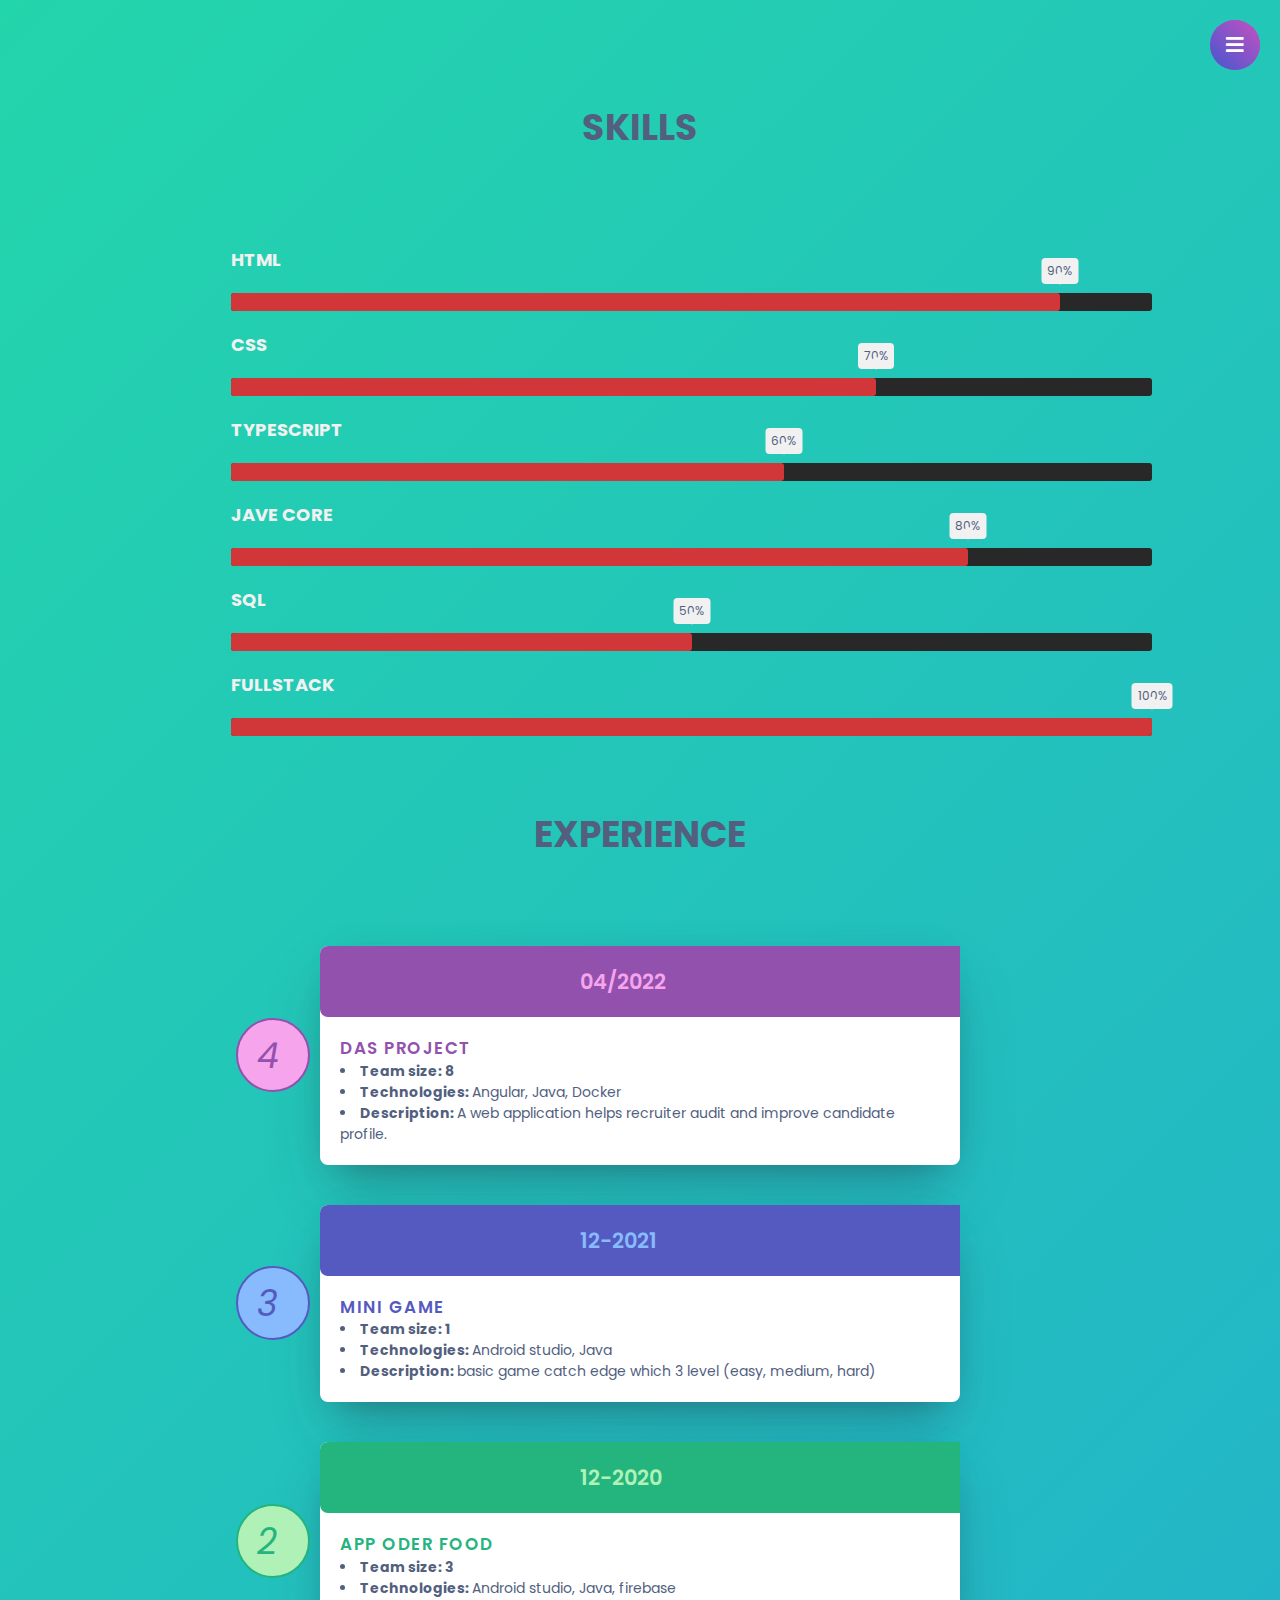
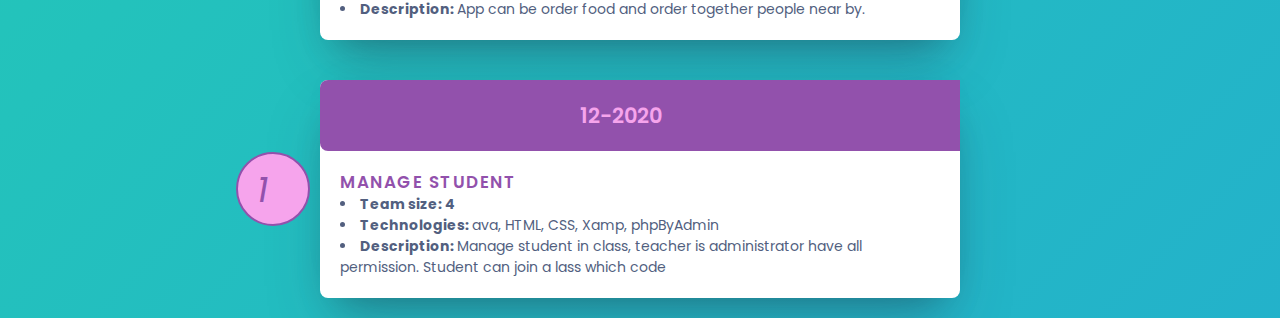
<file: experience.html>
<html lang="en" dir="ltr">

<head>
  <meta charset="UTF-8" />
  <title>Animated Background</title>
  <link rel="stylesheet" type="text/css" href="experience.css" />
  <link rel="stylesheet" href="https://cdnjs.cloudflare.com/ajax/libs/font-awesome/5.15.3/css/all.min.css" />
</head>

<body>
  <section>
    <input type="checkbox" id="active" />
    <label for="active" class="menu-btn"><i class="fas fa-bars"></i></label>
    <div class="wrapper-menu">
      <ul>
        <li><a href="index.html">Home</a></li>
        <li><a href="about-me.html">About Me</a></li>
        <li><a href="experience.html">Experience</a></li>
      </ul>
    </div>

    <!-- skill-bar ----------------- -->
    <div class="title-skill">
      <h1>SKILLS</h1>
    </div>
    <div class="skills">
      <div class="skill">
        <div class="skill-name">HTML</div>
        <div class="skill-bar">
          <div class="skill-per" per="90%" style="max-width: 90%"></div>
        </div>
      </div>

      <div class="skill">
        <div class="skill-name">CSS</div>
        <div class="skill-bar">
          <div class="skill-per" per="70%" style="max-width: 70%"></div>
        </div>
      </div>

      <div class="skill">
        <div class="skill-name">Typescript</div>
        <div class="skill-bar">
          <div class="skill-per" per="60%" style="max-width: 60%"></div>
        </div>
      </div>
      <div class="skill">
        <div class="skill-name">Jave core</div>
        <div class="skill-bar">
          <div class="skill-per" per="80%" style="max-width: 80%"></div>
        </div>
      </div>
      <div class="skill">
        <div class="skill-name">SQL</div>
        <div class="skill-bar">
          <div class="skill-per" per="50%" style="max-width: 50%"></div>
        </div>
      </div>
      <div class="skill">
        <div class="skill-name">Fullstack</div>
        <div class="skill-bar">
          <div class="skill-per" per="100%" style="max-width: 100%"></div>
        </div>
      </div>
    </div>

    <!-- END----------------------------- -->
    <div class="title-experience">
      <h1>EXPERIENCE</h1>
    </div>
    <div class="timeline">
      <div class="timeline__event animated fadeInUp delay-3s timeline__event--type1">
        <div class="timeline__event__icon">
          <i class="lni-cake">4</i>
          <div class="timeline__event__date">04/2022 </div>
        </div>
        <div class="timeline__event__content">
          <div class="timeline__event__title">DAS PROJECT </div>
          <div class="timeline__event__description">
            <p>
              <li><b>Team size: 8</b></li>
              <li><b>Technologies: </b>Angular, Java, Docker</li>
              <li><b>Description: </b>A web application helps recruiter audit and improve candidate profile.</li>
            </p>
          </div>
        </div>
      </div>
      <div class="timeline__event animated fadeInUp delay-3s timeline__event--type2">
        <div class="timeline__event__icon">
          <i class="lni-cake">3</i>
          <div class="timeline__event__date">12-2021</div>
        </div>
        <div class="timeline__event__content">
          <div class="timeline__event__title">MINI GAME </div>
          <div class="timeline__event__description">
            <p>
              <li><b>Team size: 1</b></li>
              <li><b>Technologies: </b>Android studio, Java</li>
              <li><b>Description: </b>basic game catch edge which 3 level (easy, medium, hard)</li>
            </p>
          </div>
        </div>
      </div>
      <div class="timeline__event animated fadeInUp delay-3s timeline__event--type3">
        <div class="timeline__event__icon">
          <i class="lni-cake">2</i>
          <div class="timeline__event__date">12-2020</div>
        </div>
        <div class="timeline__event__content">
          <div class="timeline__event__title">APP ODER FOOD </div>
          <div class="timeline__event__description">
            <p>
              <li><b>Team size: 3</b></li>
              <li><b>Technologies: </b>Android studio, Java, firebase</li>
              <li><b>Description: </b>App can be order food and order together people near by.</li>
            </p>
          </div>
        </div>
      </div>
      <div class="timeline__event animated fadeInUp delay-3s timeline__event--type4">
        <div class="timeline__event__icon">
          <i class="lni-cake">1</i>
          <div class="timeline__event__date">12-2020</div>
        </div>
        <div class="timeline__event__content">
          <div class="timeline__event__title">MANAGE STUDENT </div>
          <div class="timeline__event__description">
            <p>
              <li><b>Team size: 4</b></li>
              <li><b>Technologies: </b>ava, HTML, CSS, Xamp, phpByAdmin</li>
              <li><b>Description: </b>Manage student in class, teacher is administrator have all permission. Student can
                join a lass which code</li>
            </p>
          </div>
        </div>
      </div>
    </div>

    <!-- TIMELINE------------------------------- -->
  </section>
</body>

</html>
</file>
<file: experience.css>
@import "http://fonts.googleapis.com/css?family=Lato:100";
@import url("https://fonts.googleapis.com/css?family=Poppins:400,500,600,700&display=swap");
* {
  margin: 0;
  padding: 0;
  box-sizing: border-box;
  font-family: "Poppins", sans-serif;
}
.wrapper .button {
  display: inline-block;
  height: 60px;
  width: 60px;
  /* float: left; */
  margin: 0 5px;
  overflow: hidden;
  background: #fff;
  border-radius: 50px;
  cursor: pointer;
  box-shadow: 0px 10px 10px rgba(0, 0, 0, 0.1);
  transition: all 0.3s ease-out;
}
.wrapper .button:hover {
  width: 200px;
}
.wrapper .button .icon {
  display: inline-block;
  height: 60px;
  width: 60px;
  text-align: center;
  border-radius: 50px;
  box-sizing: border-box;
  line-height: 60px;
  transition: all 0.3s ease-out;
}
.wrapper .button:nth-child(1):hover .icon {
  background: #4267b2;
}
.wrapper .button:nth-child(2):hover .icon {
  background: #1da1f2;
}
.wrapper .button:nth-child(3):hover .icon {
  background: #e1306c;
}
.wrapper .button:nth-child(4):hover .icon {
  background: #333;
}
.wrapper .button:nth-child(5):hover .icon {
  background: #ff0000;
}
.wrapper .button .icon i {
  font-size: 25px;
  line-height: 60px;
  transition: all 0.3s ease-out;
}
.wrapper .button:hover .icon i {
  color: #fff;
}
.wrapper .button span {
  font-size: 20px;
  font-weight: 500;
  line-height: 60px;
  margin-left: 10px;
  transition: all 0.3s ease-out;
}
.wrapper .button:nth-child(1) span {
  color: #4267b2;
}
.wrapper .button:nth-child(2) span {
  color: #1da1f2;
}
.wrapper .button:nth-child(3) span {
  color: #e1306c;
}
.wrapper .button:nth-child(4) span {
  color: #333;
}
.wrapper .button:nth-child(5) span {
  color: #ff0000;
}
* {
  margin: 0;
  padding: 0;
  box-sizing: border-box;
  font-family: "Poppins", sans-serif;
}
html {
  font-size: 10px;
  font-family: "Lato", Arial, sans-serif;
}
body {
  width: 100%;
  height: 100vh;
  place-items: center;
}
/* SECTION-------------------------------------------------------- */
section {
  width: 100%;
  /* height: 100%; */
  background: linear-gradient(-45deg, #ee7752, #e73c7e, #23a6d5, #23d5ab);
  background-size: 400% 400%;
  position: relative;
  animation: change 10s ease-in-out infinite;
}

/* BURGER MENU------------------------------------------------------------- */
.wrapper-menu {
  position: fixed;
  z-index: 2;
  top: 0;
  left: 0;
  height: 100%;
  width: 100%;
  background: linear-gradient(-135deg, #c850c0, #4158d0);
  clip-path: circle(25px at calc(100% - 45px) 45px);
  transition: all 0.3s ease-in-out;
}
#active:checked ~ .wrapper-menu {
  clip-path: circle(75%);
}
.menu-btn {
  position: fixed;
  z-index: 3;
  right: 20px;
  top: 20px;
  height: 50px;
  width: 50px;
  text-align: center;
  line-height: 50px;
  border-radius: 50%;
  font-size: 20px;
  color: #fff;
  cursor: pointer;
  background: linear-gradient(-135deg, #c850c0, #4158d0);
  transition: all 0.3s ease-in-out;
}
#active:checked ~ .menu-btn {
  background: #fff;
  color: #4158d0;
}
#active:checked ~ .menu-btn i:before {
  content: "\f00d";
}
.wrapper-menu ul {
  position: absolute;
  top: 50%;
  left: 50%;
  transform: translate(-50%, -50%);
  list-style: none;
  text-align: center;
}
.wrapper-menu ul li {
  margin: 15px 0;
}
.wrapper-menu ul li a {
  color: none;
  text-decoration: none;
  font-size: 30px;
  font-weight: 500;
  padding: 5px 30px;
  color: #fff;
  position: relative;
  line-height: 50px;
  transition: all 0.3s ease;
}
.wrapper-menu ul li a:after {
  position: absolute;
  content: "";
  background: #fff;
  width: 100%;
  height: 50px;
  left: 0;
  border-radius: 50px;
  transform: scaleY(0);
  z-index: -1;
  transition: transform 0.3s ease;
}
.wrapper-menu ul li a:hover:after {
  transform: scaleY(1);
}
.wrapper-menu ul li a:hover {
  color: #4158d0;
}
input[type="checkbox"] {
  display: none;
}
.fa,
.fas {
  margin-top: 15px;
  font-weight: 900;
}

/* skill bar--------------------------------------------------------------- */
.title-skill {
  text-align: center;
  padding-top: 100px;
  /* padding-left: 100px; */
  font-size: large;
}
.skills {
  z-index: -1;
  width: 90%;
  padding: 71px 0px;
  padding-top: 71px;
  padding-right: 0px;
  padding-left: 231px;
}

.skill-name {
  font-size: 18px;
  font-weight: 700;
  color: #f1f1f1;
  text-transform: uppercase;
  margin: 20px 0;
}

.skill-bar {
  height: 18px;
  background: #282828;
  border-radius: 3px;
}

.skill-per {
  height: 18px;
  background: #d13639;
  border-radius: 3px;
  position: relative;
  animation: fillBars 2.5s 1;
}

.skill-per::before {
  content: attr(per);
  position: absolute;
  padding: 4px 6px;
  background: #f1f1f1;
  border-radius: 4px;
  font-size: 12px;
  top: -35px;
  right: 0;
  transform: translateX(50%);
}

.skill-per::after {
  content: "";
  position: absolute;
  width: 10px;
  height: 10px;
  background: #f1f1f1;
  top: -20px;
  right: 0;
  transform: translateX(50%) rotate(45deg);
  border-radius: 2px;
}

@keyframes fillBars {
  from {
    width: 0;
  }
  to {
    width: 100%;
  }
}
/* TIMELINE------------------------------------------------------------------- */
.lni-cake i {
  text-align: center;
}

.title-experience {
  text-align: center;
  font-size: large;
}

html {
  font-size: 14px;
}

body {
  background: #f6f9fc;
  font-family: "Open Sans", sans-serif;
  color: #525f7f;
}

h2 {
  margin: 5%;
  text-align: center;
  font-size: 2rem;
  font-weight: 100;
}

.timeline {
  display: grid;
  flex-direction: column;
  width: 50vw;
  margin: 5% auto;
}
.timeline__event {
  background: #fff;
  margin-bottom: 20px;
  position: relative;
  display: grid;
  margin: 20px 0;
  border-radius: 8px;
  box-shadow: 0 30px 60px -12px rgba(50, 50, 93, 0.25),
    0 18px 36px -18px rgba(0, 0, 0, 0.3), 0 -12px 36px -8px rgba(0, 0, 0, 0.025);
}
.timeline__event__title {
  font-size: 1.2rem;
  line-height: 1.4;
  text-transform: uppercase;
  font-weight: 600;
  color: #9251ac;
  letter-spacing: 1.5px;
}
.timeline__event__content {
  padding: 20px;
}
.timeline__event__date {
  color: #f6a4ec;
  font-size: 1.5rem;
  font-weight: 600;
  white-space: nowrap;
  width: 20%;
}
.timeline__event__icon {
  border-radius: 8px 0 0 8px;
  background: #9251ac;
  display: flex;
  align-items: center;
  justify-content: center;
  flex-basis: 40%;
  font-size: 2rem;
  color: #9251ac;
  padding: 20px;
}
.timeline__event__icon i {
  position: absolute;
  top: 50%;
  left: -63px;
  font-size: 2.5rem;
  transform: translateY(-50%);
}
.timeline__event__description {
  flex-basis: 60%;
}
.timeline__event:after {
  content: "";
  width: 2px;
  height: 100%;
  background: #9251ac;
  position: absolute;
  top: 52%;
  left: -3.5rem;
  z-index: -1;
}
.timeline__event:before {
  content: "";
  width: 5rem;
  height: 5rem;
  position: absolute;
  background: #f6a4ec;
  border-radius: 100%;
  left: -6rem;
  top: 50%;
  transform: translateY(-50%);
  border: 2px solid #9251ac;
}
.timeline__event--type2:before {
  background: #87bbfe;
  border-color: #555ac0;
}
.timeline__event--type2:after {
  background: #555ac0;
}
.timeline__event--type2 .timeline__event__date {
  color: #87bbfe;
}
.timeline__event--type2 .timeline__event__icon {
  background: #555ac0;
  color: #555ac0;
}
.timeline__event--type2 .timeline__event__title {
  color: #555ac0;
}
.timeline__event--type3:before {
  background: #aff1b6;
  border-color: #24b47e;
}
.timeline__event--type3:after {
  background: #24b47e;
}
.timeline__event--type3 .timeline__event__date {
  color: #aff1b6;
}
.timeline__event--type3 .timeline__event__icon {
  background: #24b47e;
  color: #24b47e;
}
.timeline__event--type3 .timeline__event__title {
  color: #24b47e;
}
.timeline__event:last-child:after {
  content: none;
}

@media (max-width: 786px) {
  .timeline__event {
    flex-direction: column;
  }

  .timeline__event__icon {
    border-radius: 4px 4px 0 0;
  }
}

/* KEYFRAME------------------------------------------------------------- */
@keyframes change {
  0% {
    background-position: 0 50%;
  }
  50% {
    background-position: 100% 50%;
  }
  100% {
    background-position: 0 50%;
  }
}
@keyframes mySlide {
  from {
    margin-top: 200px;
  }
  to {
    margin-top: 100px;
  }
}
@keyframes hover {
  from {
    margin-top: 100px;
  }
  to {
    margin-top: 200px;
  }
}
</file>
